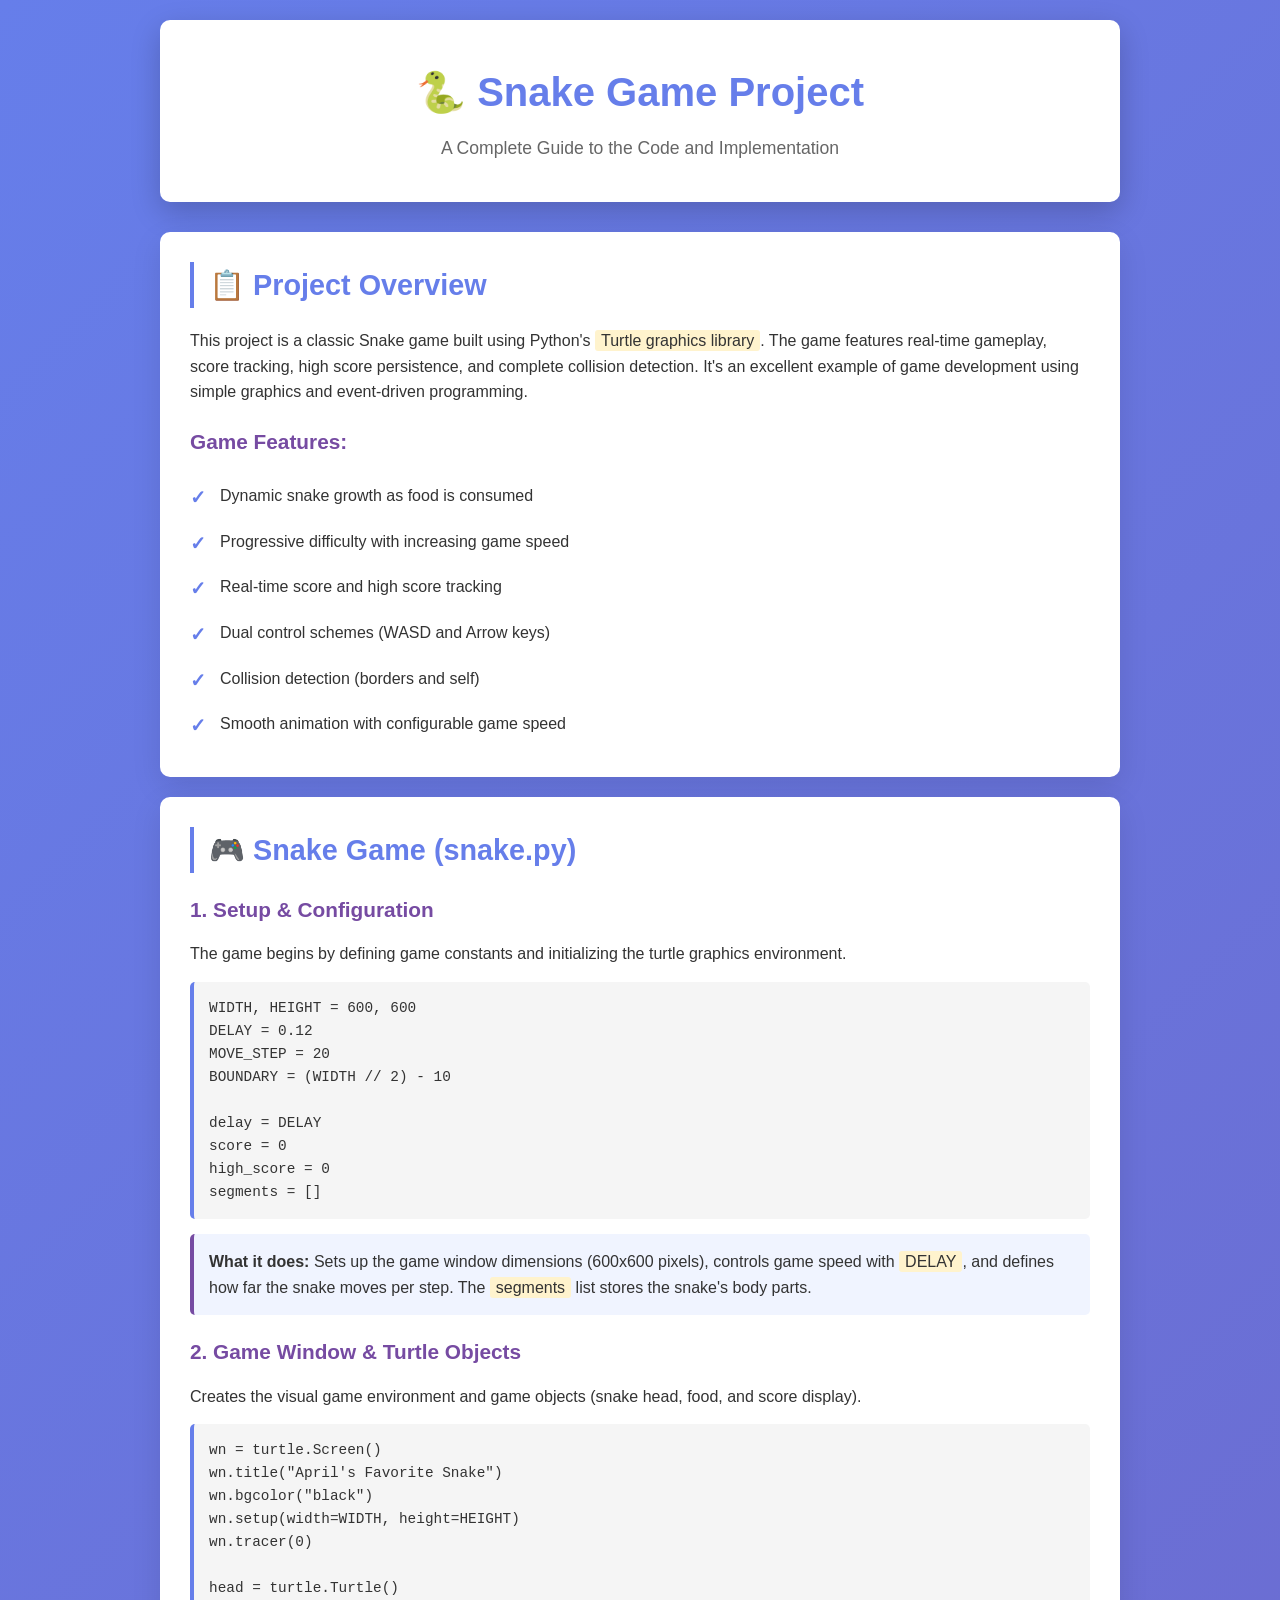
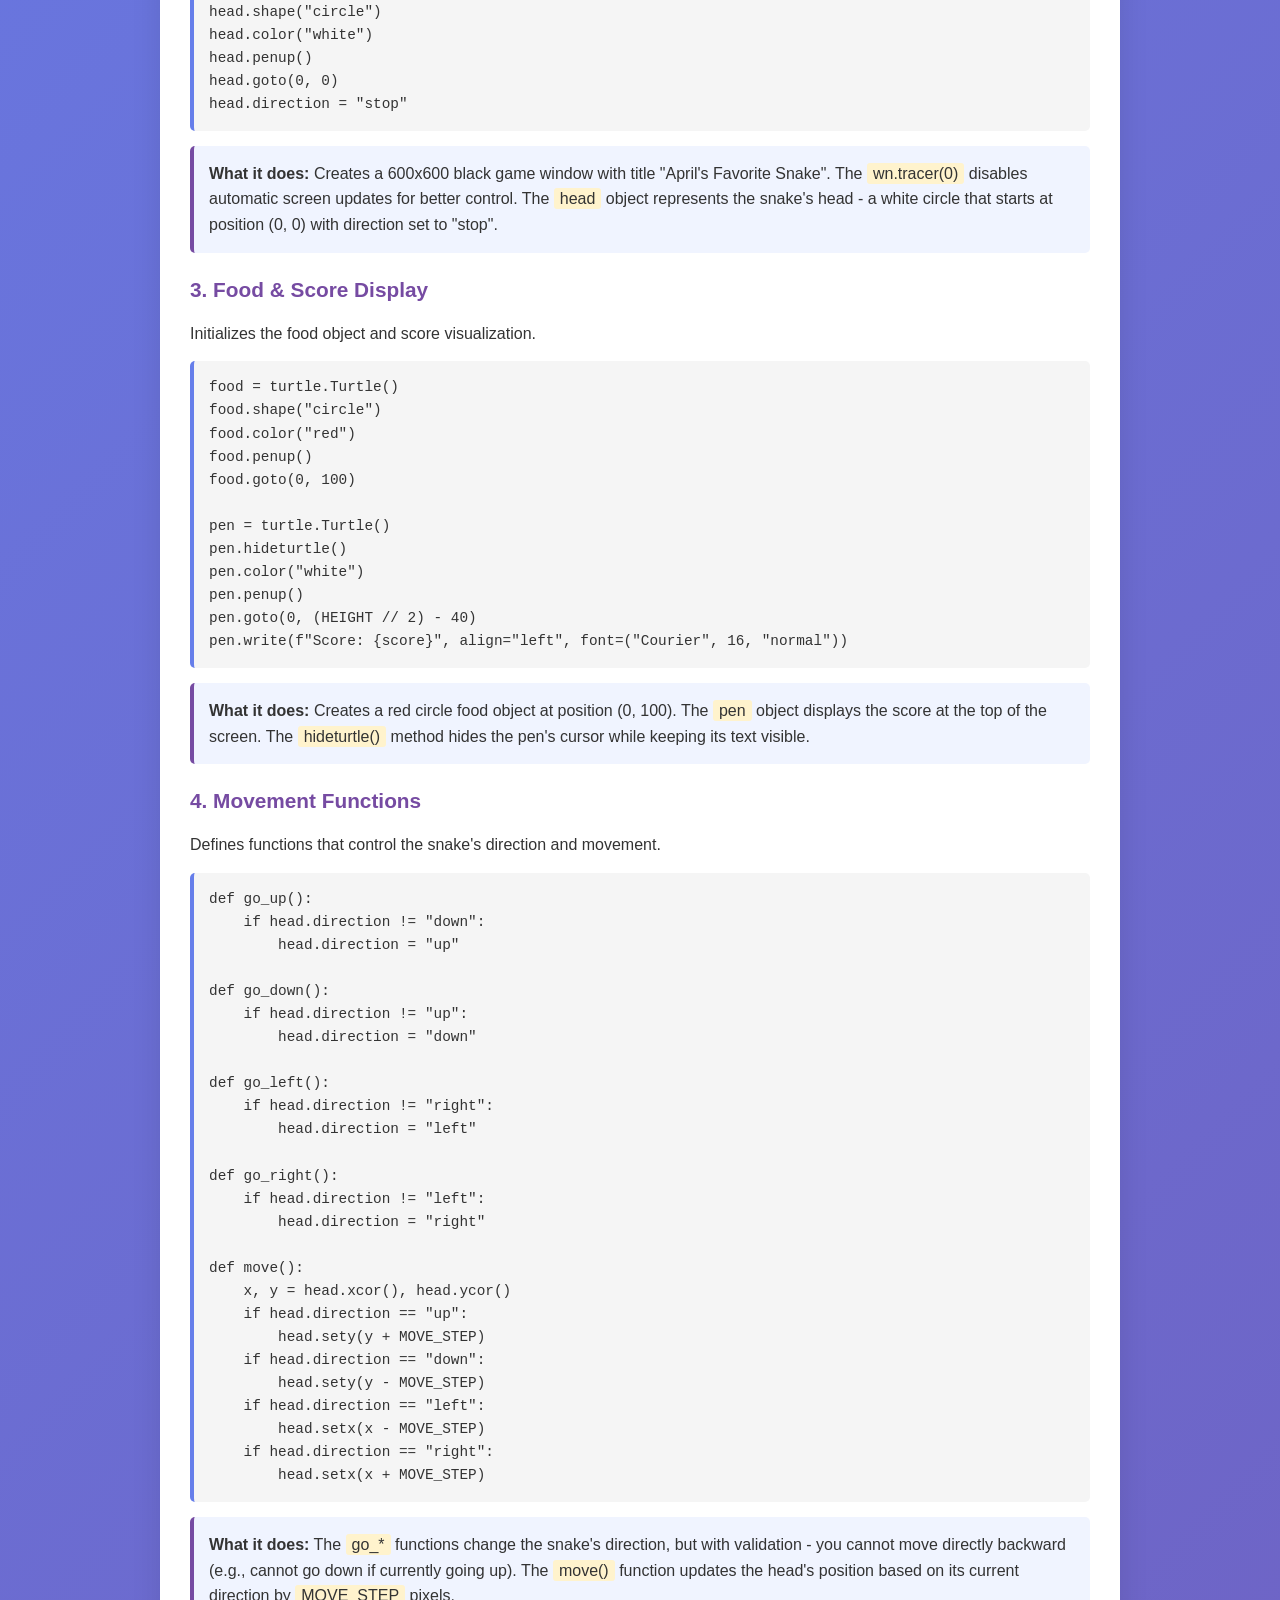
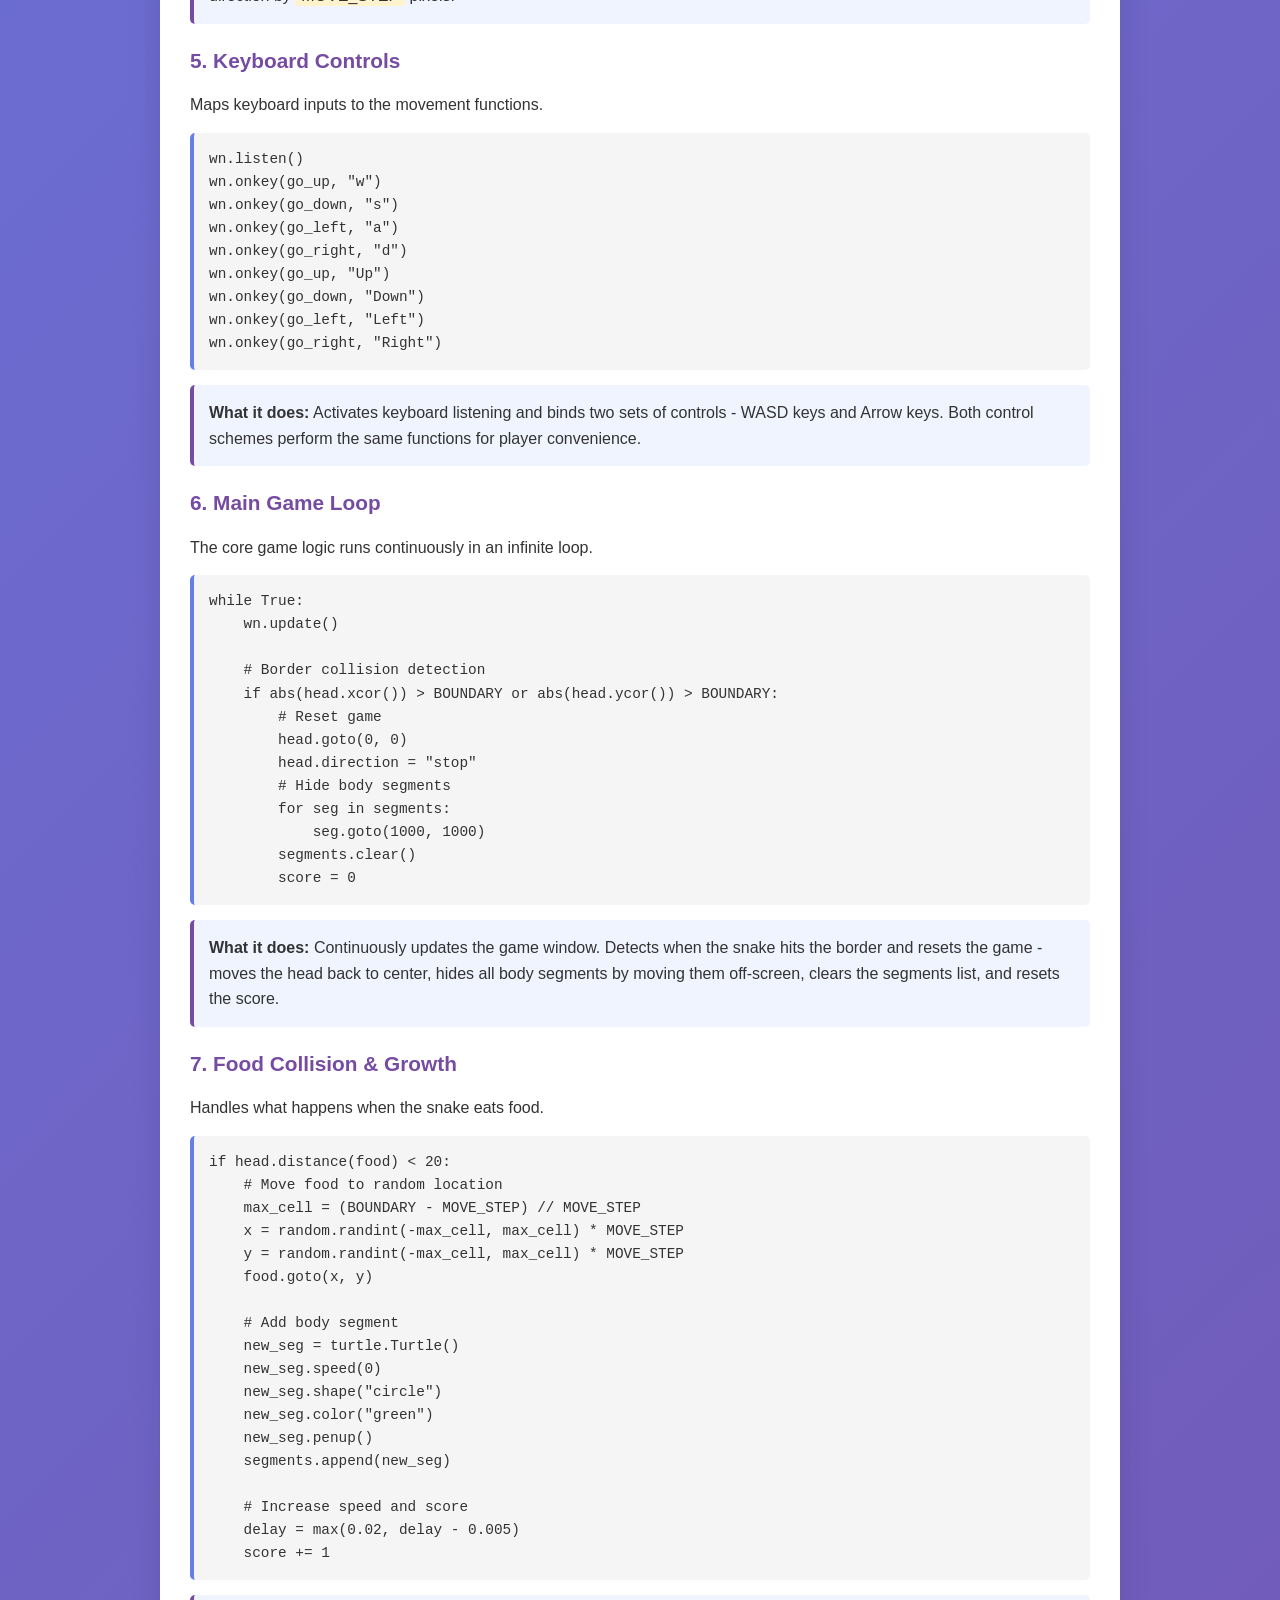
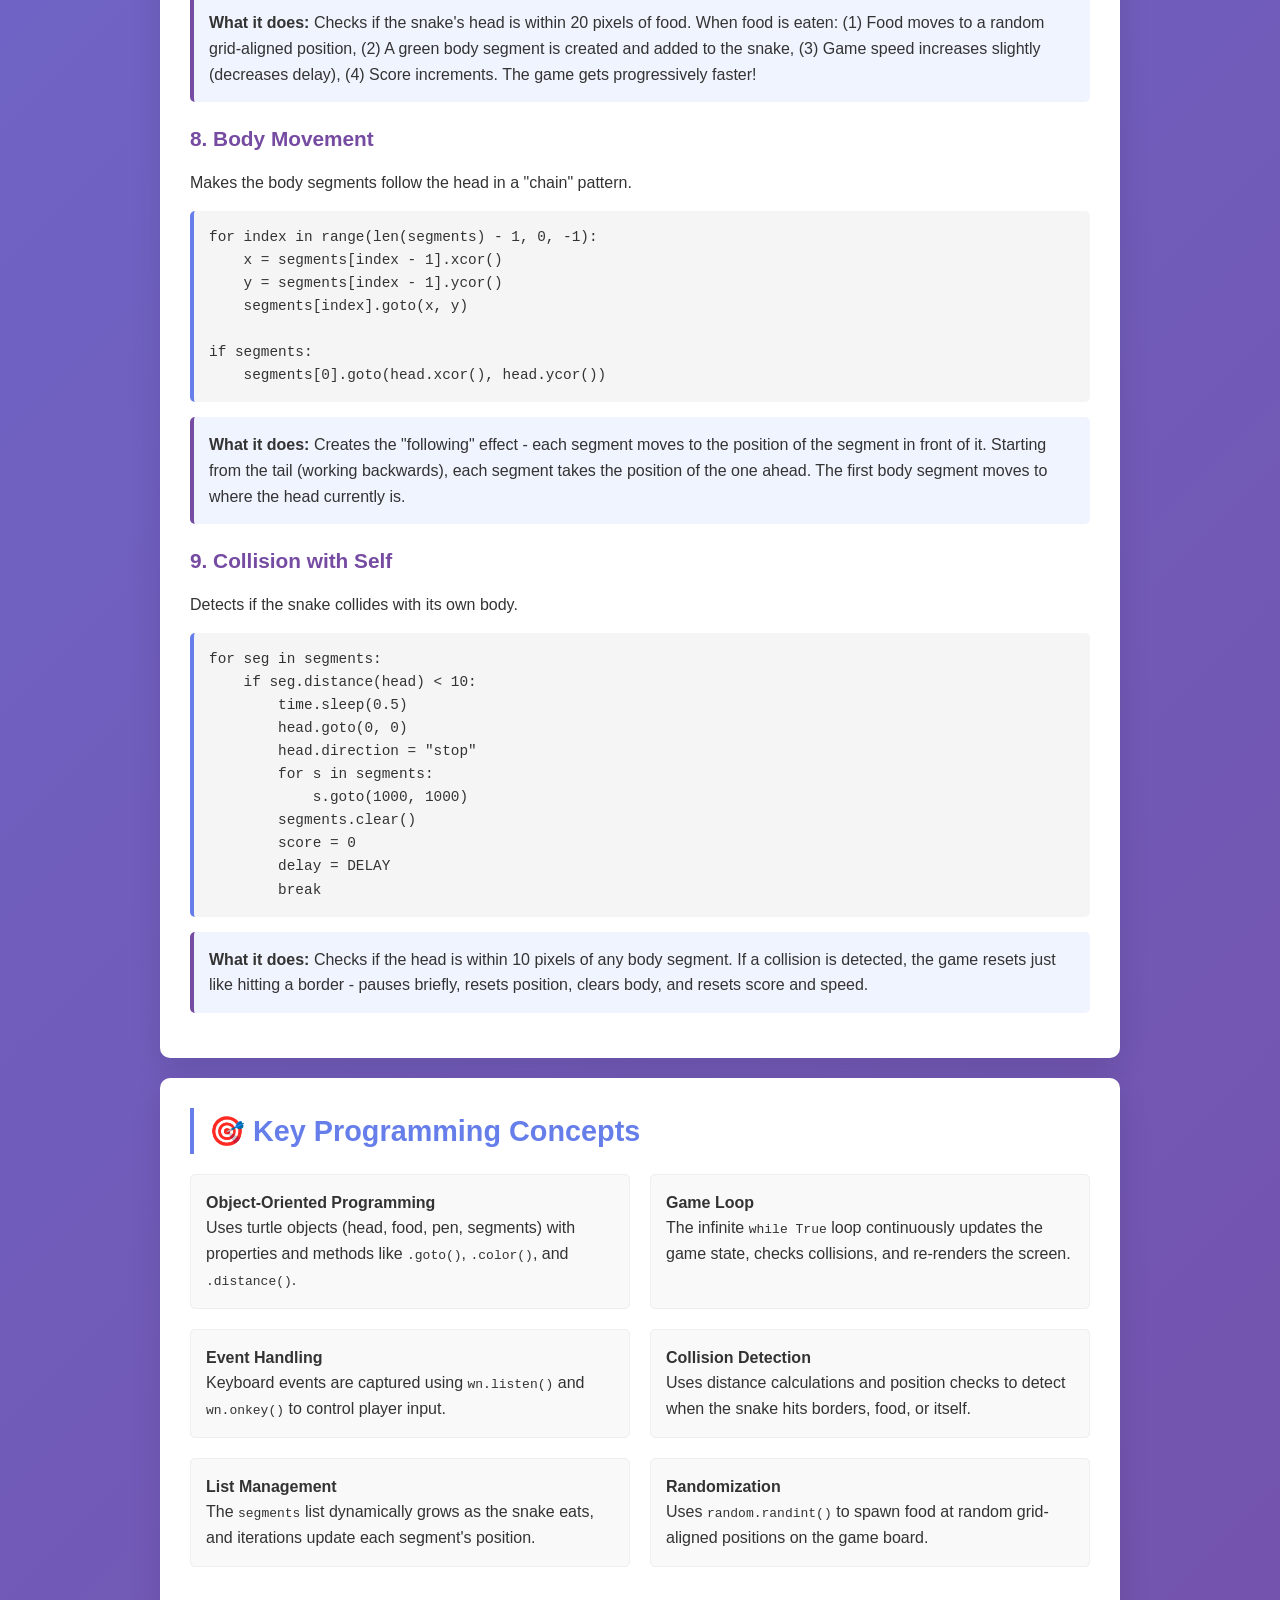
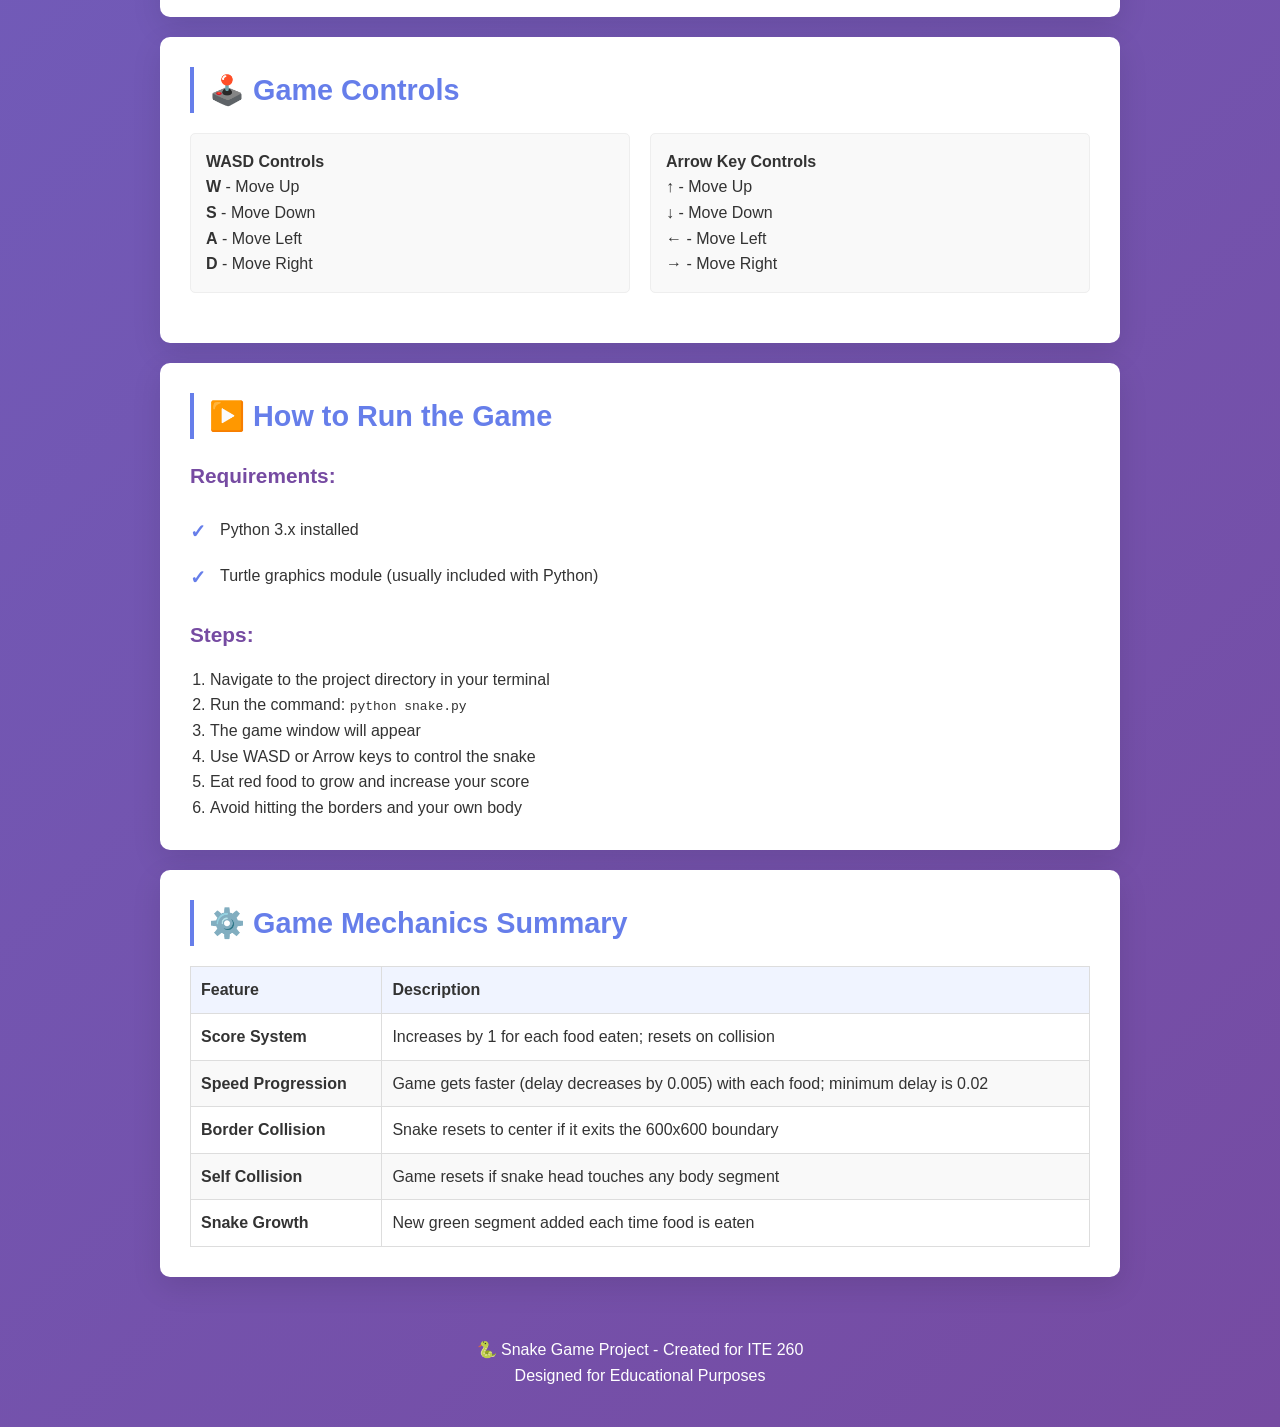
<file: index.html>
<!DOCTYPE html>
<html lang="en">
<head>
    <meta charset="UTF-8">
    <meta name="viewport" content="width=device-width, initial-scale=1.0">
    <title>Snake Game Project Presentation</title>
    <style>
        * {
            margin: 0;
            padding: 0;
            box-sizing: border-box;
        }
        body {
            font-family: 'Segoe UI', Tahoma, Geneva, Verdana, sans-serif;
            background: linear-gradient(135deg, #667eea 0%, #764ba2 100%);
            color: #333;
            line-height: 1.6;
        }
        .container {
            max-width: 1000px;
            margin: 0 auto;
            padding: 20px;
        }
        header {
            background: white;
            padding: 40px;
            border-radius: 10px;
            margin-bottom: 30px;
            box-shadow: 0 10px 30px rgba(0, 0, 0, 0.2);
            text-align: center;
        }
        header h1 {
            color: #667eea;
            font-size: 2.5em;
            margin-bottom: 10px;
        }
        header p {
            color: #666;
            font-size: 1.1em;
        }
        .section {
            background: white;
            padding: 30px;
            margin-bottom: 20px;
            border-radius: 10px;
            box-shadow: 0 10px 30px rgba(0, 0, 0, 0.1);
        }
        .section h2 {
            color: #667eea;
            margin-bottom: 20px;
            font-size: 1.8em;
            border-left: 4px solid #667eea;
            padding-left: 15px;
        }
        .section h3 {
            color: #764ba2;
            margin-top: 20px;
            margin-bottom: 15px;
            font-size: 1.3em;
        }
        .code-block {
            background: #f5f5f5;
            border-left: 4px solid #667eea;
            padding: 15px;
            margin: 15px 0;
            border-radius: 5px;
            overflow-x: auto;
        }
        .code-block code {
            font-family: 'Courier New', monospace;
            font-size: 0.9em;
            color: #333;
            display: block;
            white-space: pre;
        }
        .explanation {
            background: #f0f4ff;
            padding: 15px;
            margin: 15px 0;
            border-radius: 5px;
            border-left: 4px solid #764ba2;
        }
        .feature-list {
            list-style: none;
            padding: 0;
        }
        .feature-list li {
            padding: 10px 0;
            padding-left: 30px;
            position: relative;
        }
        .feature-list li:before {
            content: "✓";
            position: absolute;
            left: 0;
            color: #667eea;
            font-weight: bold;
            font-size: 1.2em;
        }
        footer {
            text-align: center;
            color: white;
            padding: 20px;
            margin-top: 40px;
        }
        .grid {
            display: grid;
            grid-template-columns: 1fr 1fr;
            gap: 20px;
            margin: 20px 0;
        }
        .grid-item {
            background: #f9f9f9;
            padding: 15px;
            border-radius: 5px;
            border: 1px solid #eee;
        }
        .highlight {
            background: #fff3cd;
            padding: 2px 6px;
            border-radius: 3px;
            font-weight: 500;
        }
    </style>
</head>
<body>
    <div class="container">
        <header>
            <h1>🐍 Snake Game Project</h1>
            <p>A Complete Guide to the Code and Implementation</p>
        </header>

        <!-- PROJECT OVERVIEW -->
        <div class="section">
            <h2>📋 Project Overview</h2>
            <p>This project is a classic Snake game built using Python's <span class="highlight">Turtle graphics library</span>. The game features real-time gameplay, score tracking, high score persistence, and complete collision detection. It's an excellent example of game development using simple graphics and event-driven programming.</p>
            <h3>Game Features:</h3>
            <ul class="feature-list">
                <li>Dynamic snake growth as food is consumed</li>
                <li>Progressive difficulty with increasing game speed</li>
                <li>Real-time score and high score tracking</li>
                <li>Dual control schemes (WASD and Arrow keys)</li>
                <li>Collision detection (borders and self)</li>
                <li>Smooth animation with configurable game speed</li>
            </ul>
        </div>

        <!-- SNAKE GAME SECTION -->
        <div class="section">
            <h2>🎮 Snake Game (snake.py)</h2>
            
            <h3>1. Setup & Configuration</h3>
            <p>The game begins by defining game constants and initializing the turtle graphics environment.</p>
            <div class="code-block">
                <code>WIDTH, HEIGHT = 600, 600
DELAY = 0.12
MOVE_STEP = 20
BOUNDARY = (WIDTH // 2) - 10

delay = DELAY
score = 0
high_score = 0
segments = []</code>
            </div>
            <div class="explanation">
                <strong>What it does:</strong> Sets up the game window dimensions (600x600 pixels), controls game speed with <span class="highlight">DELAY</span>, and defines how far the snake moves per step. The <span class="highlight">segments</span> list stores the snake's body parts.
            </div>

            <h3>2. Game Window & Turtle Objects</h3>
            <p>Creates the visual game environment and game objects (snake head, food, and score display).</p>
            <div class="code-block">
                <code>wn = turtle.Screen()
wn.title("April's Favorite Snake")
wn.bgcolor("black")
wn.setup(width=WIDTH, height=HEIGHT)
wn.tracer(0)

head = turtle.Turtle()
head.shape("circle")
head.color("white")
head.penup()
head.goto(0, 0)
head.direction = "stop"</code>
            </div>
            <div class="explanation">
                <strong>What it does:</strong> Creates a 600x600 black game window with title "April's Favorite Snake". The <span class="highlight">wn.tracer(0)</span> disables automatic screen updates for better control. The <span class="highlight">head</span> object represents the snake's head - a white circle that starts at position (0, 0) with direction set to "stop".
            </div>

            <h3>3. Food & Score Display</h3>
            <p>Initializes the food object and score visualization.</p>
            <div class="code-block">
                <code>food = turtle.Turtle()
food.shape("circle")
food.color("red")
food.penup()
food.goto(0, 100)

pen = turtle.Turtle()
pen.hideturtle()
pen.color("white")
pen.penup()
pen.goto(0, (HEIGHT // 2) - 40)
pen.write(f"Score: {score}", align="left", font=("Courier", 16, "normal"))</code>
            </div>
            <div class="explanation">
                <strong>What it does:</strong> Creates a red circle food object at position (0, 100). The <span class="highlight">pen</span> object displays the score at the top of the screen. The <span class="highlight">hideturtle()</span> method hides the pen's cursor while keeping its text visible.
            </div>

            <h3>4. Movement Functions</h3>
            <p>Defines functions that control the snake's direction and movement.</p>
            <div class="code-block">
                <code>def go_up():
    if head.direction != "down":
        head.direction = "up"

def go_down():
    if head.direction != "up":
        head.direction = "down"

def go_left():
    if head.direction != "right":
        head.direction = "left"

def go_right():
    if head.direction != "left":
        head.direction = "right"

def move():
    x, y = head.xcor(), head.ycor()
    if head.direction == "up":
        head.sety(y + MOVE_STEP)
    if head.direction == "down":
        head.sety(y - MOVE_STEP)
    if head.direction == "left":
        head.setx(x - MOVE_STEP)
    if head.direction == "right":
        head.setx(x + MOVE_STEP)</code>
            </div>
            <div class="explanation">
                <strong>What it does:</strong> The <span class="highlight">go_*</span> functions change the snake's direction, but with validation - you cannot move directly backward (e.g., cannot go down if currently going up). The <span class="highlight">move()</span> function updates the head's position based on its current direction by <span class="highlight">MOVE_STEP</span> pixels.
            </div>

            <h3>5. Keyboard Controls</h3>
            <p>Maps keyboard inputs to the movement functions.</p>
            <div class="code-block">
                <code>wn.listen()
wn.onkey(go_up, "w")
wn.onkey(go_down, "s")
wn.onkey(go_left, "a")
wn.onkey(go_right, "d")
wn.onkey(go_up, "Up")
wn.onkey(go_down, "Down")
wn.onkey(go_left, "Left")
wn.onkey(go_right, "Right")</code>
            </div>
            <div class="explanation">
                <strong>What it does:</strong> Activates keyboard listening and binds two sets of controls - WASD keys and Arrow keys. Both control schemes perform the same functions for player convenience.
            </div>

            <h3>6. Main Game Loop</h3>
            <p>The core game logic runs continuously in an infinite loop.</p>
            <div class="code-block">
                <code>while True:
    wn.update()
    
    # Border collision detection
    if abs(head.xcor()) > BOUNDARY or abs(head.ycor()) > BOUNDARY:
        # Reset game
        head.goto(0, 0)
        head.direction = "stop"
        # Hide body segments
        for seg in segments:
            seg.goto(1000, 1000)
        segments.clear()
        score = 0</code>
            </div>
            <div class="explanation">
                <strong>What it does:</strong> Continuously updates the game window. Detects when the snake hits the border and resets the game - moves the head back to center, hides all body segments by moving them off-screen, clears the segments list, and resets the score.
            </div>

            <h3>7. Food Collision & Growth</h3>
            <p>Handles what happens when the snake eats food.</p>
            <div class="code-block">
                <code>if head.distance(food) < 20:
    # Move food to random location
    max_cell = (BOUNDARY - MOVE_STEP) // MOVE_STEP
    x = random.randint(-max_cell, max_cell) * MOVE_STEP
    y = random.randint(-max_cell, max_cell) * MOVE_STEP
    food.goto(x, y)
    
    # Add body segment
    new_seg = turtle.Turtle()
    new_seg.speed(0)
    new_seg.shape("circle")
    new_seg.color("green")
    new_seg.penup()
    segments.append(new_seg)
    
    # Increase speed and score
    delay = max(0.02, delay - 0.005)
    score += 1</code>
            </div>
            <div class="explanation">
                <strong>What it does:</strong> Checks if the snake's head is within 20 pixels of food. When food is eaten: (1) Food moves to a random grid-aligned position, (2) A green body segment is created and added to the snake, (3) Game speed increases slightly (decreases delay), (4) Score increments. The game gets progressively faster!
            </div>

            <h3>8. Body Movement</h3>
            <p>Makes the body segments follow the head in a "chain" pattern.</p>
            <div class="code-block">
                <code>for index in range(len(segments) - 1, 0, -1):
    x = segments[index - 1].xcor()
    y = segments[index - 1].ycor()
    segments[index].goto(x, y)

if segments:
    segments[0].goto(head.xcor(), head.ycor())</code>
            </div>
            <div class="explanation">
                <strong>What it does:</strong> Creates the "following" effect - each segment moves to the position of the segment in front of it. Starting from the tail (working backwards), each segment takes the position of the one ahead. The first body segment moves to where the head currently is.
            </div>

            <h3>9. Collision with Self</h3>
            <p>Detects if the snake collides with its own body.</p>
            <div class="code-block">
                <code>for seg in segments:
    if seg.distance(head) < 10:
        time.sleep(0.5)
        head.goto(0, 0)
        head.direction = "stop"
        for s in segments:
            s.goto(1000, 1000)
        segments.clear()
        score = 0
        delay = DELAY
        break</code>
            </div>
            <div class="explanation">
                <strong>What it does:</strong> Checks if the head is within 10 pixels of any body segment. If a collision is detected, the game resets just like hitting a border - pauses briefly, resets position, clears body, and resets score and speed.
            </div>
        </div>



        <!-- KEY CONCEPTS -->
        <div class="section">
            <h2>🎯 Key Programming Concepts</h2>
            <div class="grid">
                <div class="grid-item">
                    <h4>Object-Oriented Programming</h4>
                    <p>Uses turtle objects (head, food, pen, segments) with properties and methods like <code>.goto()</code>, <code>.color()</code>, and <code>.distance()</code>.</p>
                </div>
                <div class="grid-item">
                    <h4>Game Loop</h4>
                    <p>The infinite <code>while True</code> loop continuously updates the game state, checks collisions, and re-renders the screen.</p>
                </div>
                <div class="grid-item">
                    <h4>Event Handling</h4>
                    <p>Keyboard events are captured using <code>wn.listen()</code> and <code>wn.onkey()</code> to control player input.</p>
                </div>
                <div class="grid-item">
                    <h4>Collision Detection</h4>
                    <p>Uses distance calculations and position checks to detect when the snake hits borders, food, or itself.</p>
                </div>
                <div class="grid-item">
                    <h4>List Management</h4>
                    <p>The <code>segments</code> list dynamically grows as the snake eats, and iterations update each segment's position.</p>
                </div>
                <div class="grid-item">
                    <h4>Randomization</h4>
                    <p>Uses <code>random.randint()</code> to spawn food at random grid-aligned positions on the game board.</p>
                </div>
            </div>
        </div>

        <!-- CONTROLS SUMMARY -->
        <div class="section">
            <h2>🕹️ Game Controls</h2>
            <div class="grid">
                <div class="grid-item">
                    <h4>WASD Controls</h4>
                    <ul style="list-style: none; padding: 0;">
                        <li><strong>W</strong> - Move Up</li>
                        <li><strong>S</strong> - Move Down</li>
                        <li><strong>A</strong> - Move Left</li>
                        <li><strong>D</strong> - Move Right</li>
                    </ul>
                </div>
                <div class="grid-item">
                    <h4>Arrow Key Controls</h4>
                    <ul style="list-style: none; padding: 0;">
                        <li><strong>↑</strong> - Move Up</li>
                        <li><strong>↓</strong> - Move Down</li>
                        <li><strong>←</strong> - Move Left</li>
                        <li><strong>→</strong> - Move Right</li>
                    </ul>
                </div>
            </div>
        </div>

        <!-- HOW TO RUN -->
        <div class="section">
            <h2>▶️ How to Run the Game</h2>
            <h3>Requirements:</h3>
            <ul class="feature-list">
                <li>Python 3.x installed</li>
                <li>Turtle graphics module (usually included with Python)</li>
            </ul>
            <h3>Steps:</h3>
            <ol style="padding-left: 20px;">
                <li>Navigate to the project directory in your terminal</li>
                <li>Run the command: <code>python snake.py</code></li>
                <li>The game window will appear</li>
                <li>Use WASD or Arrow keys to control the snake</li>
                <li>Eat red food to grow and increase your score</li>
                <li>Avoid hitting the borders and your own body</li>
            </ol>
        </div>

        <!-- GAME MECHANICS -->
        <div class="section">
            <h2>⚙️ Game Mechanics Summary</h2>
            <table style="width: 100%; border-collapse: collapse;">
                <tr style="background: #f0f4ff;">
                    <th style="border: 1px solid #ddd; padding: 10px; text-align: left;">Feature</th>
                    <th style="border: 1px solid #ddd; padding: 10px; text-align: left;">Description</th>
                </tr>
                <tr>
                    <td style="border: 1px solid #ddd; padding: 10px;"><strong>Score System</strong></td>
                    <td style="border: 1px solid #ddd; padding: 10px;">Increases by 1 for each food eaten; resets on collision</td>
                </tr>
                <tr style="background: #f9f9f9;">
                    <td style="border: 1px solid #ddd; padding: 10px;"><strong>Speed Progression</strong></td>
                    <td style="border: 1px solid #ddd; padding: 10px;">Game gets faster (delay decreases by 0.005) with each food; minimum delay is 0.02</td>
                </tr>
                <tr>
                    <td style="border: 1px solid #ddd; padding: 10px;"><strong>Border Collision</strong></td>
                    <td style="border: 1px solid #ddd; padding: 10px;">Snake resets to center if it exits the 600x600 boundary</td>
                </tr>
                <tr style="background: #f9f9f9;">
                    <td style="border: 1px solid #ddd; padding: 10px;"><strong>Self Collision</strong></td>
                    <td style="border: 1px solid #ddd; padding: 10px;">Game resets if snake head touches any body segment</td>
                </tr>
                <tr>
                    <td style="border: 1px solid #ddd; padding: 10px;"><strong>Snake Growth</strong></td>
                    <td style="border: 1px solid #ddd; padding: 10px;">New green segment added each time food is eaten</td>
                </tr>
            </table>
        </div>

        <footer>
            <p>🐍 Snake Game Project - Created for ITE 260</p>
            <p>Designed for Educational Purposes</p>
        </footer>
    </div>
</body>

</html>
</file>
